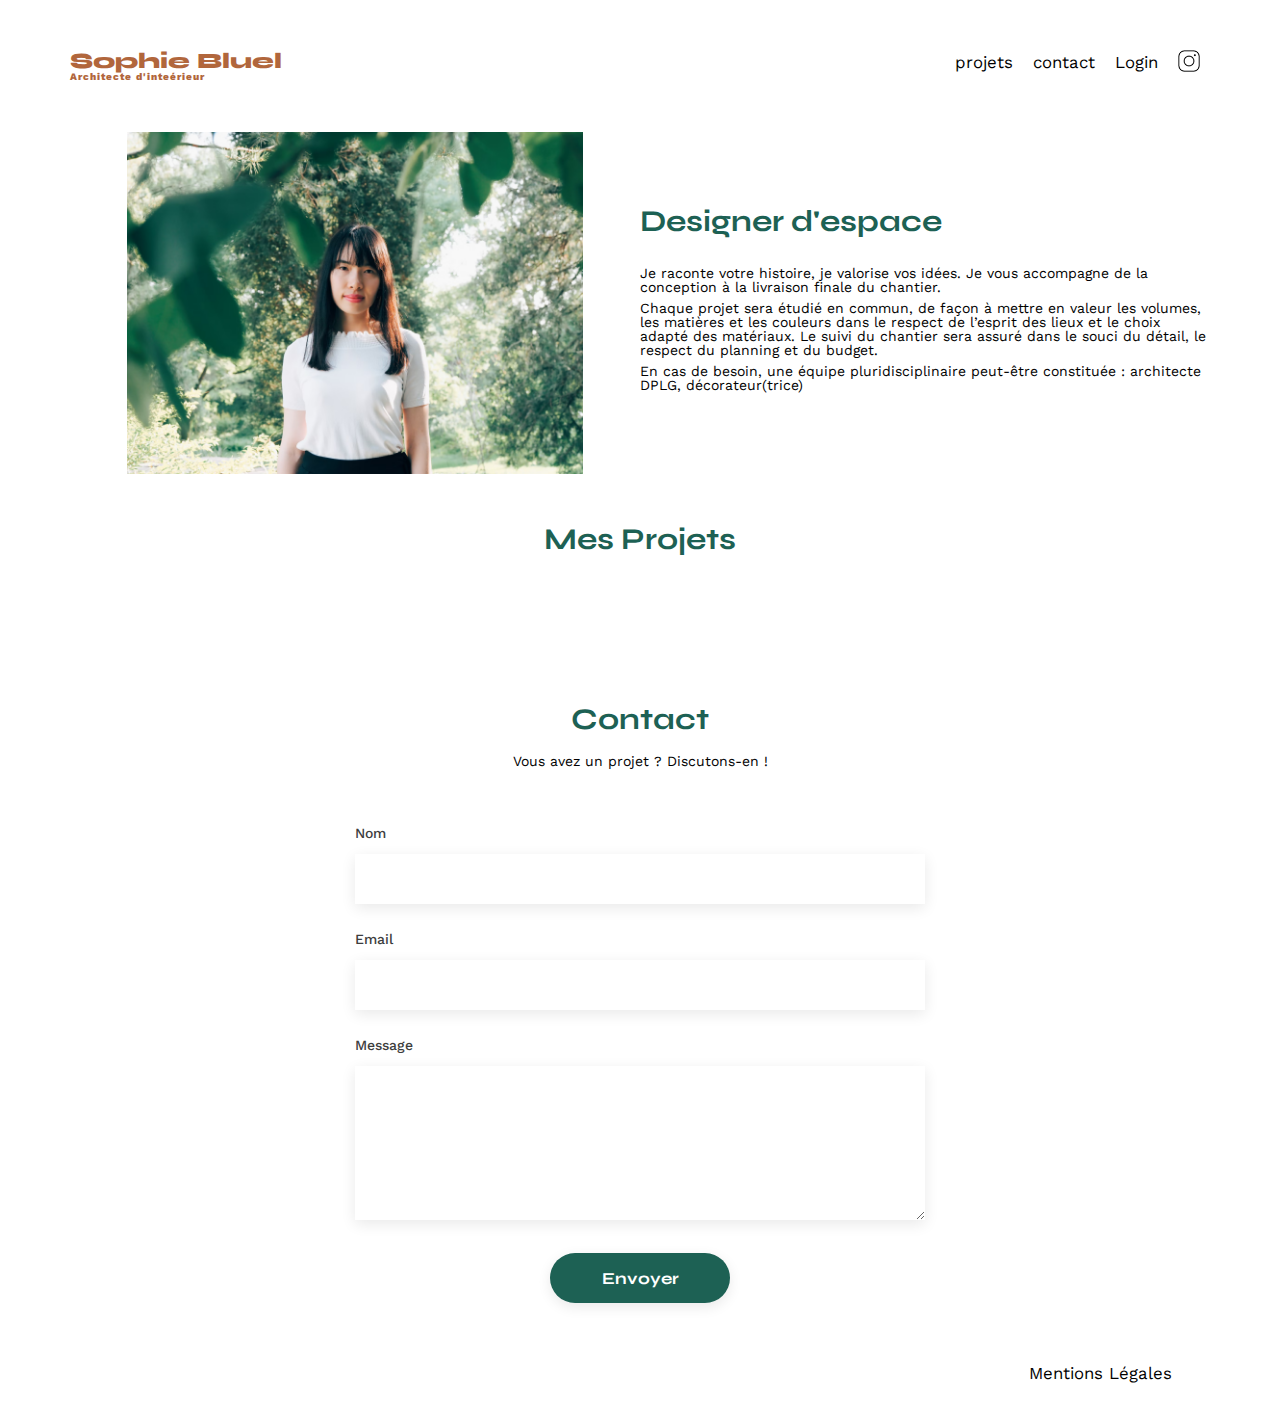
<file: FrontEnd/index.html>
<!DOCTYPE html>
<html lang="fr">
<head>
	<meta charset="UTF-8">
	<title>Sophie Bluel - Architecte d'intérieur</title>
	<meta name="viewport" content="width=device-width, initial-scale=1.0">
	<link rel="preconnect" href="https://fonts.googleapis.com">
	<link rel="preconnect" href="https://fonts.gstatic.com" crossorigin>
	<link href="https://fonts.googleapis.com/css2?family=Syne:wght@700;800&family=Work+Sans&display=swap" rel="stylesheet">
	<meta name="description" content="">
	<link rel="stylesheet" href="./assets/style.css">
	<link rel="stylesheet" href="./assets/modale.css">
	<script src="script.js" defer></script>	
	<script src="modal.js" defer></script>
	<link rel="stylesheet" href="https://cdnjs.cloudflare.com/ajax/libs/font-awesome/6.2.1/css/all.min.css"
	integrity="sha512-MV7K8+y+gLIBoVD59lQIYicR65iaqukzvf/nwasF0nqhPay5w/9lJmVM2hMDcnK1OnMGCdVK+iQrJ7lzPJQd1w=="
	crossorigin="anonymous" referrerpolicy="no-referrer">
</head>
<body>
<header>
	<h1>Sophie Bluel <span>Architecte d'inteérieur</span></h1>
	<nav>
		<ul>
			<li>projets</li>
			<li>contact</li>
			<li id="loginLogout"> <a id="loginLogoutLink" href= login.html> login </a></li>
			<li ><img class="insta" src="./assets/icons/instagram.png" alt="Instagram"></li>
		</ul>
	</nav>
</header>
<main>
	<section id="introduction">
		<figure>
			<img src="./assets/images/sophie-bluel.png" alt="">
		</figure>
		<article>
			<h2>Designer d'espace</h2>
			<p>Je raconte votre histoire, je valorise vos idées. Je vous accompagne de la conception à la livraison finale du chantier.</p>
			<p>Chaque projet sera étudié en commun, de façon à mettre en valeur les volumes, les matières et les couleurs dans le respect de l’esprit des lieux et le choix adapté des matériaux. Le suivi du chantier sera assuré dans le souci du détail, le respect du planning et du budget.</p>
			<p>En cas de besoin, une équipe pluridisciplinaire peut-être constituée : architecte DPLG, décorateur(trice)</p>
		</article>
	</section>
	<section id="portfolio">
		<h2 class="mesProjets">Mes Projets <span id="modifications" class="modal-btn modal-trigger"></span></h2>
		
		<div class="modal-container">
		<div class="overlay modal-trigger"></div>
		<div class="modal" role="dialog">
			<div class="page1">
				<span class="close-modal modal-trigger"><i class="fa-solid fa-xmark"></i></span>
				<h3 class="titremodale"> Galerie Photo </h3>  
				<div class="gallery-modal-container">
				<div id="gallery-modal" class="gallery-modal"></div> 
				<span class="separation"></span>
				<button class="ajouter">Ajouter une photo</button>
</div> </div></div>

		<div class="page2" style = "display: none;">
		<i class="fa-solid fa-arrow-left"></i>
		<span class="close-modal modal-trigger"><i class="fa-solid fa-xmark"></i></span>
		<h3 class="titremodale"> Ajout Photo </h3>  

		<form action="/api/works" method="post" enctype="multipart/form-data" id="imageForm" class="form-add" autocomplete="off">
	   
		<div class="div-img">
		<i class="fa-regular fa-image"></i>
		<span class="add-btn">

		<label for="image">+ Ajouter image  </label>
		<input type="file" accept="image/*" name="image" id="image" required>
		</span>
		<p class="format"> jpg, png : 4mo max </p>		

		</div>
		

		<label for="title" >Titre </label>
		<input type="text" class="label-titre" id="title" name="title" required>
	   
		<label for="categorie">Catégorie</label>
		<select name="categorie" id="categorie" class="label-categorie" required>
		</select><br>
		<span class="separation"></span>
		 <input type="submit" value="Valider" id="submitButton">

		</form>
	</div></div>

	<section class="category" >
		<div id="filter-buttons"></div>
	</section>
		<div id="gallery-js" class="gallery"></div>
	</section>


	<section id="contact">
		<h2>Contact</h2>
		<p>Vous avez un projet ? Discutons-en !</p>
		<form action="#" method="post">
			<label for="name">Nom</label>
			<input type="text" name="name" id="name">
			<label for="email">Email</label>
			<input type="email" name="email" id="email">
			<label for="message">Message</label>
			<textarea name="message" id="message" cols="30" rows="10"></textarea>
			<input type="submit" value="Envoyer">
		</form>
	</section>
</main>

<footer>
	<nav>
		<ul>
			<li>Mentions Légales</li>
		</ul>
	</nav>
</footer>
</body>
</html>
</file>
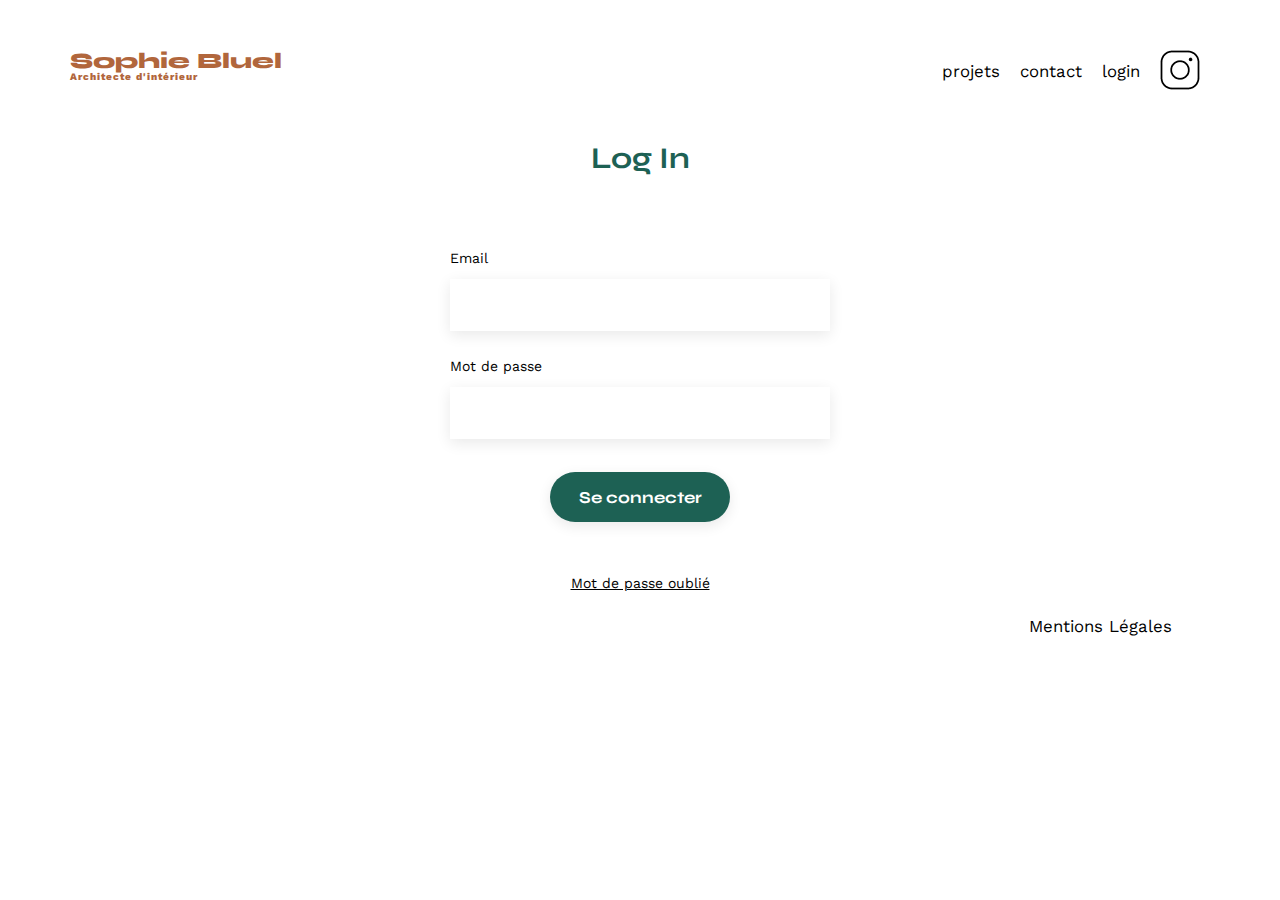
<file: FrontEnd/login.html>
<!DOCTYPE html>
<html lang="fr">
<head>
	<meta charset="UTF-8">
	<title>Sophie Bluel - Architecte d'intérieur</title>
	<meta name="viewport" content="width=device-width, initial-scale=1.0">
	<link rel="preconnect" href="https://fonts.googleapis.com">
	<link rel="preconnect" href="https://fonts.gstatic.com" crossorigin>
	<link href="https://fonts.googleapis.com/css2?family=Syne:wght@700;800&family=Work+Sans&display=swap" rel="stylesheet">
	<meta name="description" content="">
	<link rel="stylesheet" href="./assets/style.css">
    <link rel="stylesheet" href="./assets/login.css">
	<script src="login.js" defer></script>
</head>
<body>
<header>
	<h1>Sophie Bluel <span>Architecte d'intérieur</span></h1>
	<nav>
		<ul>
			<li>projets</li>
			<li>contact</li>
			<li>login</li>
			<li><img src="./assets/icons/instagram.png" alt="Instagram"></li>
		</ul>
	</nav>
</header>
<main>
    <div class="login" id="login">
		<h2>Log In</h2>
		
		<form class="form">
			<label for="email">Email</label>
			<input type="email" name="email" id="email">
			<label for="password">Mot de passe</label>
			<input type="password" name="password" id="password">
			<input type="submit" value="Se connecter">
			<p id="form-message"></p>
            <p><a href=#>Mot de passe oublié</a></p>
		</form>
	</div>
</main>
<footer>
	<nav>
		<ul>
			<li>Mentions Légales</li>
		</ul>
	</nav>
</footer>
</body>
</html>
</file>
<file: FrontEnd/assets/modale.css>
*{
    box-sizing: border-box;
}
*:focus {
    box-shadow: 0 0 10px blue;
}*

.body-active {
    overflow-y: hidden;
}
.modal-btn {
    font-size: 18px; 
    cursor: pointer;
}

.modal-container {
    display: flex;
    justify-content: center;
    align-items: center;
    visibility: hidden;
    position: fixed;
    top: 0;
    left: 0;
    width: 100%;
    height: 100%;
    transition: visibility 0.4s;
    overflow-y: scroll;
}

.modal-container.active {
    visibility: visible;
}

.overlay {
    opacity: 0;
    position: fixed;
    width: 99.125%;
    height: 100%;
    background: #0000004d;
    transition: opacity 0.4s 0.2s ease-out;
}

.modal-container.active .overlay {
    opacity: 1;
    transition: opacity 0.4s ease-out;
}

.modal {
    display: block;
    opacity: 0;
    width: 95%;
    max-width: 800px;
    min-width: 300px;
    background: #FFF;
    border-radius: 10px;
    position: absolute;
    top: 30%;
    left: 25%;
    /*transform: translate(-50%, calc(-50% -50%));*/
    transition: opacity 0.4s ease-out, transform 0.4s ease-out;
}

.modal-container.active .modal {
    display: block;
    opacity: 1;
    transform: translate(50%, -20%);
    transition: opacity 0.4s 0.2s ease-out, transform 0.4s 0.2s ease-out;
}

.close-modal {
    padding: 26px 30px;
    border: none;
    position: absolute;
    top: 5px;
    right: 5px;
    font-size: 24px;
    cursor: pointer;
}

.gallery-modal-container {
    display: flex;
    flex-direction: column;
    justify-content: center;
    align-items: center;
    
}


.gallery-modal {
        padding-left: 21%;
        width: 100%;
        display: grid;
        grid-template-columns: 78px 78px 78px 78px 78px;
        grid-template-rows: 103px;
        grid-column-gap: 20px;
        grid-row-gap: 20px;
}


.gallery-modal img {
    width: 100%;
}

.titremodale {
    text-align: center;
    padding-top: 60px;
    color: #000;
    font-family: "Work Sans";
    font-size: 26px;
    font-weight: 400;
    margin-bottom: 46px;
}

.poubelle {
    position: relative;
    bottom: 102px;
    left: 55px;
    cursor: pointer;
    background-color: black;
    color: #FFF;
    font-size: 12px;
    padding: 4px;
}

.separation {
    border : 1px solid #B3B3B3;
    width: 420px;
    margin-bottom: 38px;
    margin-top: 50px;
}

.ajouter {
    background: #1D6154;
    color: #FFF;
    width: 237px;
    height: 36px;
    font-size: 14px;
    margin-bottom: 45px;
}


.form-add {
    display: flex;
    flex-direction: column;
    width: 420px;
    margin: auto;
}

.div-img {
    width: 420px;
    height: 169px;
    border-radius: 3px;
    background: #E8F1F6;
    display: flex;
    flex-direction: column;
    justify-content: center;
    align-items: center;
    gap: 6px;
    margin-bottom: 9px;
    box-sizing: border-box;
}

.selected-img {
    width: 100%; 
    height: auto;
    position: absolute;
    
}




.fa-image {
    font-size: 76px;
    color: #B9C5CC;
    margin-top: 13px;

}

.add-btn {
    font-size: 14px;
    border-radius: 50px;
    background: #CBD6DC;
    overflow: hidden;
    border: none;
    color: #306685;
    padding: 10px 33px;
    cursor: pointer;
}

.add-btn input[type="file"]{
    cursor: pointer;
    position: absolute;
    opacity: 0;
    right: 320px;
    width: 170px;
}

.format {
    font-size: 10px;
    color: #444;
}

label {
    color: #3D3D3D;
    font-family: "Work Sans";
    font-size: 14px;
    font-weight: 500;
    margin-bottom: 10px;
    margin-top: 21px;
    
}

.label-titre {
    width: 420px;
    height: 51px;
    background: #FFF;
    box-shadow: 0px 4px 14px 0px rgba(0, 0, 0, 0.09);
}

.label-categorie {
    width: 420px;
    height: 51px;
    background: #FFF;
    box-shadow: 0px 4px 14px 0px rgba(0, 0, 0, 0.09);
    font-weight: lighter;
}

.fa-arrow-left {
    padding: 26px 30px;
    border: none;
    position: absolute;
    top: 5px;
    left: 5px;
    font-size: 24px;
    cursor: pointer;   
}

.hidden {
    display: none;
}
</file>
<file: FrontEnd/assets/login.css>
.login {
	display: flex;
	flex-direction: column ;
	justify-content: center;
	align-items: center;
	margin:auto;
}


#login h2{
	margin-bottom: 20px;
}

.form {	
	display: flex;
	flex-direction: column ;
	justify-content: center;
	width: 380px;
	margin-top:30px;
	
}

#login input {
	height: 50px;
	font-size: 1.2em;
	border: none;
	box-shadow: 0px 4px 14px rgba(0, 0, 0, 0.09);
}
#login label {
	margin: 2em 0 1em 0;
	text-align: left;
}

#login p {
	text-align: center;
	text-decoration: underline;
}

#form-message {
	font : inherit;
	text-decoration: none !important;
	padding-bottom: 20px;
}
</file>
<file: FrontEnd/assets/style.css>
/* http://meyerweb.com/eric/tools/css/reset/
   v2.0 | 20110126
   License: none (public domain)
*/

a {
	text-decoration: none;
	color: inherit;

}

html, body, div, span, applet, object, iframe,
h1, h2, h3, h4, h5, h6, p, blockquote, pre,
a, abbr, acronym, address, big, cite, code,
del, dfn, em, img, ins, kbd, q, s, samp,
small, strike, strong, sub, sup, tt, var,
b, u, i, center,
dl, dt, dd, ol, ul, li,
fieldset, form, label, legend,
table, caption, tbody, tfoot, thead, tr, th, td,
article, aside, canvas, details, embed,
figure, figcaption, footer, header, hgroup,
menu, nav, output, ruby, section, summary,
time, mark, audio, video {
	margin: 0;
	padding: 0;
	border: 0;
	font-size: 100%;
	font: inherit;
	vertical-align: baseline;
}
/* HTML5 display-role reset for older browsers */
article, aside, details, figcaption, figure,
footer, header, hgroup, menu, nav, section {
	display: block;
}
body {
	line-height: 1;
}
ol, ul {
	list-style: none;
}
blockquote, q {
	quotes: none;
}
blockquote:before, blockquote:after,
q:before, q:after {
	content: '';
	content: none;
}
table {
	border-collapse: collapse;
	border-spacing: 0;
}
/** end reset css**/
body {
	max-width: 1140px;
	margin:auto;
	font-family: 'Work Sans' ;
	font-size: 14px;
}
header {
	display: flex;
	justify-content: space-between;
	margin: 50px 0
}
section {
	margin: 50px 0
}

h1{
	display: flex;
	flex-direction: column;
	font-family: 'Syne';
	font-size: 22px;
	font-weight: 800;
	color: #B1663C
}

.insta {
	width: 22px;
	height: 22px;
}

h1 > span {
	font-family: 'Work Sans';
	font-size:10px;
	letter-spacing: 0.1em;
;
}

h2{
	font-family: 'Syne';
	font-weight: 700;
	font-size: 30px;
	color: #1D6154
}
nav ul {
	display: flex;
	align-items: center;
	list-style-type: none;

}
nav li {
	padding: 0 10px;
	font-size: 1.2em;
}

li:hover {
	color: #B1663C;
}
#introduction {
	display: flex;
	align-items: center;
}
#introduction figure {
	flex: 1
}
#introduction img {
	display: block;
	margin: auto;
	width: 80%;
}

#introduction article {
	flex: 1
}
#introduction h2 {
	margin-bottom: 1em;
}

#introduction p {
	margin-bottom: 0.5em;
}

.category {
	display: flex;
	justify-content: center;
}

button {
		width: auto;
		min-width: 100px;
		height: 37px;
		flex-shrink: 0;
		border-radius: 60px;
		border: 1px solid #1D6154;
		color: #1D6154;
		margin-left: 5px;
		margin-right: 5px;
		text-align: center;
		font-family: Syne;
		font-size: 16px;
		font-style: normal;
		font-weight: 700;
		line-height: normal;
		cursor: pointer;

	}
	button:hover {
		background-color: #1D6154;
		color: white;
	  }
	  
	  button:focus {
		background-color: #1D6154;
		color: white;
	  }



#portfolio h2 {
	text-align: center;
	margin-bottom: 1em;
}


.gallery {
	width: 100%;
	display: grid;
	grid-template-columns: 1fr 1fr 1fr;
	grid-column-gap: 20px;
	grid-row-gap: 20px;
}

.gallery img {
	width: 100%;

}
#contact {
	width: 50%;
margin: auto;
}
#contact > * {
	text-align: center;

}
#contact h2{
	margin-bottom: 20px;
}
#contact form {
	text-align: left;
	margin-top:30px;
	display: flex;
	flex-direction: column;
}

#contact input {
	height: 50px;
	font-size: 1.2em;
	border: none;
	box-shadow: 0px 4px 14px rgba(0, 0, 0, 0.09);
}
#contact label {
	margin: 2em 0 1em 0;
}
#contact textarea {
	border: none;
	box-shadow: 0px 4px 14px rgba(0, 0, 0, 0.09);
}

input[type="submit"]{
	font-family: 'Syne';
	font-weight: 700;
	color: white;
	background-color: #1D6154;
	margin : 2em auto ;
	width: 180px;
	text-align: center;
	border-radius: 60px ;
}

footer nav ul {
	display: flex;
	justify-content: flex-end;
	margin: 2em
}
</file>
